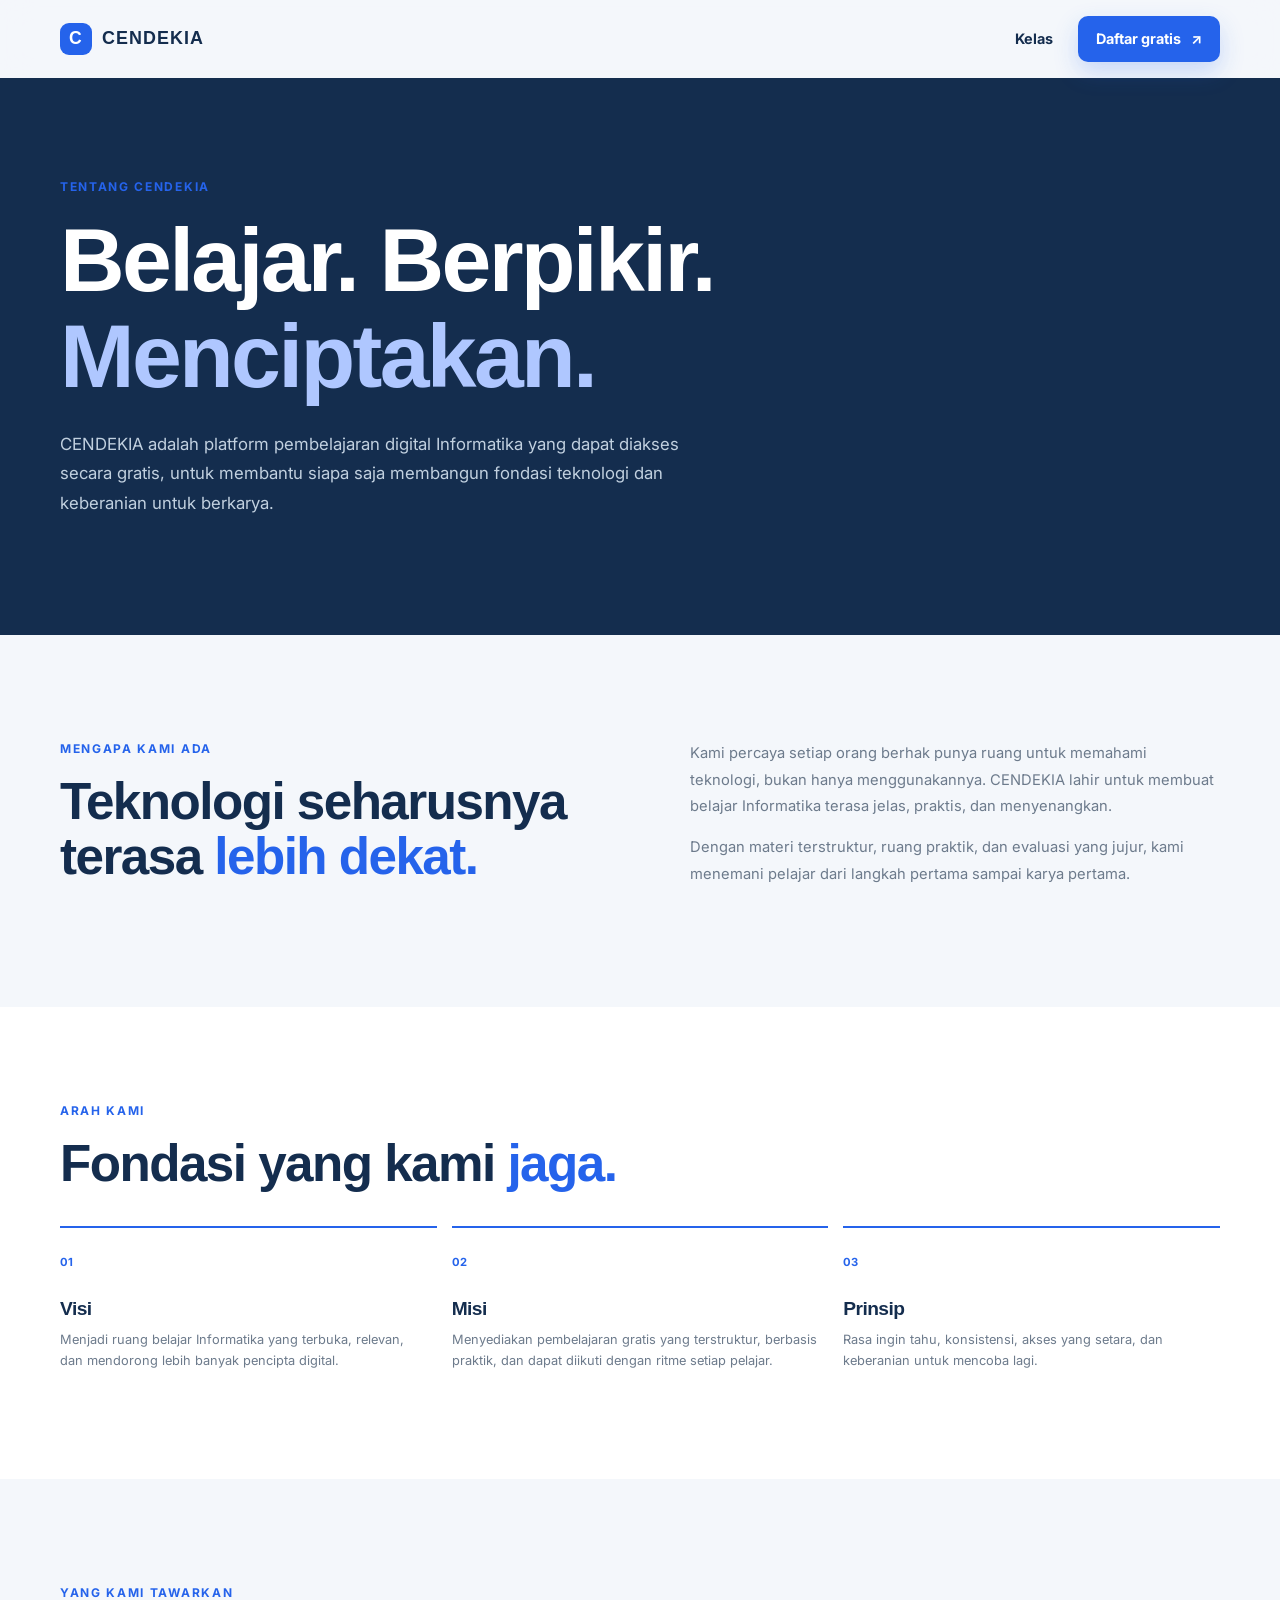
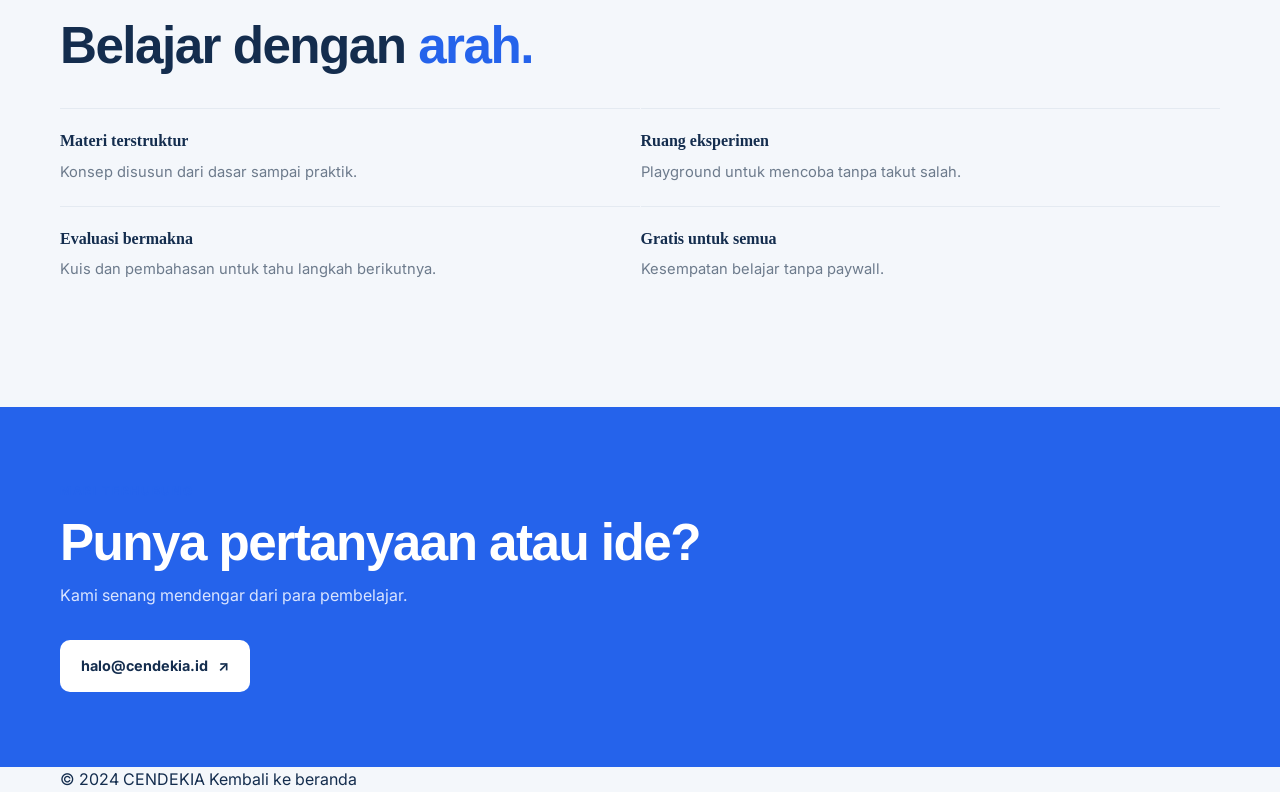
<file: about.html>
<!doctype html>
<!-- Deskripsi halaman: Halaman ini memperkenalkan alasan CENDEKIA dibuat, arah dan prinsip
     pembelajaran, manfaat yang tersedia, serta jalur untuk menghubungi tim. -->

<html lang="id">
  <!-- Head mengatur bahasa dan skala halaman, metadata pencarian, stylesheet, serta skrip
       tema yang perlu disiapkan sebelum konten ditampilkan. -->
  <head>
    <meta charset="UTF-8" />
    <meta name="viewport" content="width=device-width, initial-scale=1.0" />
    <meta name="description" content="Tentang CENDEKIA, platform belajar informatika gratis." />

    <title>Tentang Kami | CENDEKIA</title>

    <link rel="stylesheet" href="css/global.css" />
    <link rel="stylesheet" href="css/components.css" />
    <link rel="stylesheet" href="css/pages.css" />
    <link rel="stylesheet" href="css/about.css" />

    <script src="js/theme.js" defer></script>
  </head>

  <!-- Body membungkus navigasi situs, materi pengenalan, informasi kontak, dan footer. -->
  <body>
    <header class="site-header">
      <nav class="navbar container">
        <a class="brand" href="index.html">
          <span class="brand-mark">C</span>
          <span>CENDEKIA</span>
        </a>

        <div class="nav-actions">
          <a class="button button-ghost" href="catalog.html">Kelas</a>
          <a class="button button-primary button-small" href="register.html">
            Daftar gratis <span>↗</span>
          </a>
        </div>
      </nav>
    </header>

    <!-- Bagian main memuat konten utama halaman, sedangkan header, footer, dan elemen pendukung berada di luar fokus utama. -->
    <main>
      <!-- Hero merangkum identitas CENDEKIA dengan judul dan penjelasan singkat agar
           pengunjung memahami tujuan platform sebelum membaca rincian lainnya. -->
      <section class="about-hero">
        <div class="container">
          <p class="section-kicker">Tentang CENDEKIA</p>

          <h1>Belajar. Berpikir.<br /><em>Menciptakan.</em></h1>
          <p>
            CENDEKIA adalah platform pembelajaran digital Informatika yang dapat diakses secara
            gratis, untuk membantu siapa saja membangun fondasi teknologi dan keberanian untuk
            berkarya.
          </p>
        </div>
      </section>

      <!-- Pengantar menjelaskan masalah yang ingin dijawab platform dan cara CENDEKIA
           mendampingi pelajar dari materi dasar hingga menghasilkan karya. -->
      <section class="container about-section about-intro">
        <div>
          <p class="section-kicker">Mengapa kami ada</p>

          <h2>Teknologi seharusnya terasa <span>lebih dekat.</span></h2>
        </div>
        <div>
          <p>
            Kami percaya setiap orang berhak punya ruang untuk memahami teknologi, bukan hanya
            menggunakannya. CENDEKIA lahir untuk membuat belajar Informatika terasa jelas, praktis,
            dan menyenangkan.
          </p>
          <p>
            Dengan materi terstruktur, ruang praktik, dan evaluasi yang jujur, kami menemani pelajar
            dari langkah pertama sampai karya pertama.
          </p>
        </div>
      </section>

      <!-- Visi, misi, dan prinsip membedakan tujuan jangka panjang, upaya yang dilakukan,
           serta nilai yang menjadi pedoman penyusunan pengalaman belajar. -->
      <section class="about-values">
        <div class="container">
          <div class="about-section-heading">
            <p class="section-kicker">Arah kami</p>
            <h2>Fondasi yang kami <span>jaga.</span></h2>
          </div>
          <div class="values-grid">
            <!-- Elemen article merupakan satu unit konten mandiri, seperti kartu kelas, item materi, soal, atau pencapaian. -->
            <article>
              <span>01</span>

              <h3>Visi</h3>
              <p>
                Menjadi ruang belajar Informatika yang terbuka, relevan, dan mendorong lebih banyak
                pencipta digital.
              </p>
            </article>
            <article>
              <span>02</span>
              <h3>Misi</h3>
              <p>
                Menyediakan pembelajaran gratis yang terstruktur, berbasis praktik, dan dapat
                diikuti dengan ritme setiap pelajar.
              </p>
            </article>
            <article>
              <span>03</span>
              <h3>Prinsip</h3>
              <p>
                Rasa ingin tahu, konsistensi, akses yang setara, dan keberanian untuk mencoba lagi.
              </p>
            </article>
          </div>
        </div>
      </section>

      <!-- Empat manfaat ini merangkum fitur pembelajaran utama tanpa mengulang uraian
           visi dan misi pada bagian sebelumnya. -->
      <section class="container about-section advantage-section">
        <div class="about-section-heading">
          <p class="section-kicker">Yang kami tawarkan</p>
          <h2>Belajar dengan <span>arah.</span></h2>
        </div>
        <div class="advantage-grid">
          <div>
            <strong>Materi terstruktur</strong>
            <p>Konsep disusun dari dasar sampai praktik.</p>
          </div>
          <div>
            <strong>Ruang eksperimen</strong>
            <p>Playground untuk mencoba tanpa takut salah.</p>
          </div>
          <div>
            <strong>Evaluasi bermakna</strong>
            <p>Kuis dan pembahasan untuk tahu langkah berikutnya.</p>
          </div>
          <div>
            <strong>Gratis untuk semua</strong>
            <p>Kesempatan belajar tanpa paywall.</p>
          </div>
        </div>
      </section>

      <!-- Kontak email menyediakan jalur komunikasi langsung untuk pertanyaan atau ide
           dari pengunjung; tautan mailto membuka aplikasi email perangkat. -->
      <section class="about-contact">
        <div class="container">
          <p class="section-kicker">Mari terhubung</p>
          <h2>Punya pertanyaan atau ide?</h2>
          <p>Kami senang mendengar dari para pembelajar.</p>
          <a class="button button-white" href="mailto:halo@cendekia.id">
            halo@cendekia.id <span>↗</span>
          </a>
        </div>
      </section>
    </main>

    <footer class="site-footer">
      <div class="container footer-bottom">
        <span>© 2024 CENDEKIA</span>
        <a href="index.html">Kembali ke beranda</a>
      </div>
    </footer>
  </body>
</html>
</file>
<file: css/global.css>
/* Deskripsi berkas: stylesheet dasar yang dipakai bersama oleh halaman CENDEKIA.
   Isinya menetapkan warna dan ukuran global, tata letak umum, tipografi, komponen
   tombol, utilitas aksesibilitas, serta beberapa penyesuaian tema gelap. */

/* Memuat Inter sebagai pilihan font isi; font heading tambahan dapat didefinisikan
   oleh halaman atau stylesheet lain yang menggunakan Space Grotesk. */
@import url('https://fonts.googleapis.com/css2?family=Inter:wght@400;500;600;700&display=swap');

/* Variabel di :root bisa digunakan di seluruh dokumen. Dengan satu sumber nilai,
   warna, radius, dan bayangan komponen tetap konsisten dan mudah disesuaikan. */
:root {
  --navy: #142d4e;
  --blue: #2563eb;
  --bg: #f4f7fb;
  --white: #ffffff;
  --green: #16a37a;
  --orange: #f59e0b;
  --ink: #142d4e;
  --muted: #6d7b8c;
  --line: #e4eaf1;
  --shadow: 0 18px 50px rgba(20, 45, 78, 0.1);
  --radius: 18px;
}

/* Terapkan perhitungan ukuran yang konsisten: padding dan border ikut dihitung
   di dalam lebar/tinggi elemen, sehingga layout lebih mudah diprediksi. */
* {
  box-sizing: border-box;
}

/* Gulir menuju tautan jangkar dilakukan halus, misalnya saat navigasi menuju section. */
html {
  scroll-behavior: smooth;
}

/* Gaya dasar halaman: hilangkan margin bawaan browser, tetapkan warna dan font,
   atur jarak baris, serta cegah konten melebar secara horizontal. */
body {
  margin: 0;
  color: var(--ink);
  background: var(--bg);
  font-family: 'Inter', 'DM Sans', sans-serif;
  font-size: 16px;
  line-height: 1.55;
  overflow-x: hidden;
}

/* Saat menu ponsel terbuka, cegah halaman di belakang panel ikut tergulir. */
body.menu-open {
  overflow: hidden;
}

/* Tautan mewarisi warna teks di sekitarnya dan tidak menampilkan garis bawah bawaan;
   variasi seperti .text-link memberi warna khusus untuk tautan penting. */
a {
  color: inherit;
  text-decoration: none;
}

/* Tombol mewarisi font situs agar teks kontrol konsisten dengan isi halaman. */
button {
  font: inherit;
}

/* Gambar tidak melampaui lebar wadah dan ditampilkan sebagai blok agar tidak
   menyisakan celah baseline yang biasanya muncul pada elemen inline. */
img {
  display: block;
  max-width: 100%;
}

/* Wadah konten utama dibatasi maksimum 1160 piksel dan tetap menyisakan margin
   kiri-kanan pada layar sempit. margin-inline memusatkan wadah secara horizontal. */
.container {
  width: min(1160px, calc(100% - 64px));
  margin-inline: auto;
}

/* Jarak vertikal baku untuk section halaman; stylesheet halaman dapat mengubahnya
   jika suatu bagian membutuhkan kepadatan atau susunan khusus. */
.section {
  padding-block: 110px;
}

/* Label kecil di atas judul section digunakan untuk menandai topik atau kategori.
   Huruf kapital dan jarak antarhuruf membedakannya dari paragraf biasa. */
.section-kicker {
  color: var(--blue);
  font-size: 0.75rem;
  font-weight: 700;
  letter-spacing: 0.14em;
  margin: 0 0 15px;
  text-transform: uppercase;
}

/* Reset margin atas pada teks umum menghindari jarak tambahan yang tidak konsisten
   saat elemen heading atau paragraf muncul setelah elemen lain. */
h1,
h2,
h3,
p {
  margin-top: 0;
}

/* Judul menggunakan Space Grotesk dan baris rapat agar hierarki visual lebih tegas
   serta tampil selaras di semua halaman. */
h1,
h2,
h3 {
  font-family: 'Space Grotesk', sans-serif;
  line-height: 1.08;
  letter-spacing: -0.03em;
}

/* Ukuran h2 menyesuaikan lebar viewport, dengan batas minimum dan maksimum agar
   judul tetap nyaman dibaca di ponsel maupun layar besar. */
h2 {
  font-size: clamp(2rem, 4vw, 3.2rem);
  margin-bottom: 0;
}

/* Logo merek menyusun simbol dan nama secara sejajar, dengan jarak dan tipografi
   khusus agar tetap mudah dikenali di header yang berbeda. */
.brand {
  align-items: center;
  display: inline-flex;
  gap: 10px;
  font-family: 'Space Grotesk', sans-serif;
  font-size: 1.12rem;
  font-weight: 700;
  letter-spacing: 0.06em;
}

/* Kotak huruf C menjadi simbol merek. Flexbox memusatkan huruf di dalam bidang
   biru yang ukurannya tetap dan sudutnya membulat. */
.brand-mark {
  align-items: center;
  background: var(--blue);
  border-radius: 9px;
  color: var(--white);
  display: inline-flex;
  font-size: 1.1rem;
  height: 32px;
  justify-content: center;
  width: 32px;
}

/* Gaya dasar tombol menyatukan posisi ikon dan teks, bentuk, ukuran huruf, serta
   animasi hover. Class variasi di bawahnya menentukan warna dan jenis tombol. */
.button {
  align-items: center;
  border: 1px solid transparent;
  border-radius: 10px;
  display: inline-flex;
  font-size: 0.9rem;
  font-weight: 700;
  gap: 10px;
  justify-content: center;
  padding: 14px 20px;

  transition:
    transform 0.2s,
    box-shadow 0.2s,
    background 0.2s;
}

/* Gerakan kecil saat pointer berada di atas tombol memberi umpan balik visual. */
.button:hover {
  transform: translateY(-2px);
}

/* Tombol utama menonjol sebagai tindakan yang direkomendasikan melalui warna biru
   dan bayangan; hover memperkuat bayangan sebagai respons interaksi. */
.button-primary {
  background: var(--blue);
  box-shadow: 0 10px 24px rgba(37, 99, 235, 0.22);
  color: var(--white);
}
.button-primary:hover {
  box-shadow: 0 14px 28px rgba(37, 99, 235, 0.32);
}

/* Variasi tombol sekunder memakai latar putih dan garis tipis untuk tindakan
   pendamping, sedangkan .button-dark dan .button-white menyediakan kontras lain. */
.button-secondary {
  background: var(--white);
  border-color: var(--line);
  color: var(--navy);
}
.button-dark {
  background: var(--navy);
  color: var(--white);
}
.button-white {
  background: var(--white);
  color: var(--navy);
}

/* Ukuran khusus untuk tombol ghost dan tombol kecil mengurangi padding tanpa
   mengubah struktur atau perilaku dasar komponen tombol. */
.button-ghost {
  padding: 10px 14px;
}
.button-small {
  padding: 11px 17px;
}

/* Tautan penting ditata sejajar dengan ikon, diberi warna aksen, dan dijaga tetap
   satu baris agar tetap terbaca sebagai satu kontrol. */
.text-link {
  align-items: center;
  color: var(--blue);
  display: inline-flex;
  font-size: 0.9rem;
  font-weight: 700;
  gap: 8px;
  white-space: nowrap;
}

/* Ikon panah dalam tautan dibuat sedikit lebih besar daripada teks tautannya. */
.text-link span,
.course-detail span {
  font-size: 1.1rem;
}

/* Menyembunyikan label dari tampilan tanpa menghapusnya dari aksesibilitas.
   Teknik ini dipakai, misalnya, agar pembaca layar tetap mendapat nama input. */
.visually-hidden {
  border: 0;
  clip: rect(0 0 0 0);
  clip-path: inset(50%);
  height: 1px;
  margin: -1px;
  overflow: hidden;
  padding: 0;
  position: absolute;
  white-space: nowrap;
  width: 1px;
}

/* Penyesuaian tema gelap menargetkan elemen bersama pada halaman. Nilai tema
   --white dan --ink diubah oleh mekanisme tema untuk menjaga kontras antarelemen. */
body.theme-dark .site-header {
  background: rgba(13, 28, 45, 0.92);
}
body.theme-dark .site-footer {
  background: #091625;
}
body.theme-dark .course-card,
body.theme-dark .category-light,
body.theme-dark .button-secondary,
body.theme-dark .catalog-toolbar,
body.theme-dark .quiz-card,
body.theme-dark .progress-panel,
body.theme-dark .progress-stats article {
  background: var(--white);
  color: var(--ink);
}
body.theme-dark .search-input,
body.theme-dark .filter-select {
  background: #1b3652;
  color: var(--ink);
}
</file>
<file: css/components.css>
/* Deskripsi berkas: berkas ini mengatur tampilan khusus untuk components. Aturan-aturannya mengontrol ukuran, warna, jarak, tata letak, status, dan responsivitas pada komponen yang memakai class terkait. */

.site-header {
  background: rgba(244, 247, 251, 0.9);
  position: sticky;
  top: 0;
  z-index: 20;
  backdrop-filter: blur(16px);
}
.navbar {
  align-items: center;
  display: flex;
  height: 78px;
  justify-content: space-between;
}
.nav-panel {
  align-items: center;
  display: flex;
  gap: 60px;
}
.nav-links,
.nav-actions {
  align-items: center;
  display: flex;
  gap: 30px;
}
.nav-actions {
  gap: 10px;
}
.nav-link {
  color: #718095;
  font-size: 0.87rem;
  font-weight: 600;
  position: relative;
}
.nav-link::after {
  background: var(--blue);
  bottom: -8px;
  content: '';
  height: 2px;
  left: 0;
  position: absolute;
  transform: scaleX(0);
  transform-origin: left;
  transition: transform 0.2s;
  width: 100%;
}
.nav-link:hover,
.nav-link.is-active {
  color: var(--navy);
}
.nav-link.is-active::after,
.nav-link:hover::after {
  transform: scaleX(1);
}
.menu-toggle {
  background: none;
  border: 0;
  cursor: pointer;
  display: none;
  padding: 8px;
}
.menu-toggle span {
  background: var(--navy);
  display: block;
  height: 2px;
  margin: 5px 0;
  transition: 0.2s;
  width: 22px;
}
.hero {
  align-items: center;
  display: grid;
  gap: 60px;
  grid-template-columns: 1fr 1.02fr;
  min-height: calc(100vh - 78px);
  padding-bottom: 120px;
  padding-top: 80px;
}
.eyebrow {
  align-items: center;
  color: var(--green);
  display: flex;
  font-size: 0.78rem;
  font-weight: 700;
  gap: 9px;
  letter-spacing: 0.03em;
  margin-bottom: 22px;
}
.eyebrow-dot {
  background: var(--green);
  border-radius: 50%;
  box-shadow: 0 0 0 5px rgba(22, 163, 122, 0.12);
  display: inline-block;
  height: 7px;
  width: 7px;
}
.hero h1 {
  font-size: clamp(3.2rem, 6.1vw, 5.5rem);
  margin-bottom: 25px;
  max-width: 670px;
}
h1 em,
h2 span {
  color: var(--blue);
  font-style: normal;
}
.hero-description {
  color: var(--muted);
  font-size: 1.08rem;
  line-height: 1.7;
  max-width: 490px;
}
.hero-actions {
  display: flex;
  flex-wrap: wrap;
  gap: 12px;
  margin-top: 35px;
}
.play-icon {
  align-items: center;
  border: 1px solid var(--line);
  border-radius: 50%;
  display: inline-flex;
  font-size: 0.55rem;
  height: 24px;
  justify-content: center;
  width: 24px;
}
.hero-proof {
  align-items: center;
  display: flex;
  gap: 13px;
  margin-top: 45px;
}
.hero-proof p {
  color: var(--muted);
  font-size: 0.78rem;
  margin: 0;
}
.hero-proof strong {
  color: var(--navy);
}
.avatar-stack {
  display: flex;
}
.avatar-stack span {
  align-items: center;
  background: #dce8ff;
  border: 2px solid var(--bg);
  border-radius: 50%;
  color: var(--blue);
  display: flex;
  font-size: 0.58rem;
  font-weight: 700;
  height: 31px;
  justify-content: center;
  margin-left: -6px;
  width: 31px;
}
.avatar-stack span:first-child {
  margin-left: 0;
  background: #ffdfc3;
  color: #b85f22;
}
.avatar-stack span:nth-child(2) {
  background: #d2f2e6;
  color: var(--green);
}
.avatar-stack span:nth-child(3) {
  background: #e6ddfb;
  color: #7d57b8;
}
.avatar-stack span:last-child {
  background: var(--navy);
  color: var(--white);
}
.hero-visual {
  min-height: 470px;
  overflow: hidden;
  position: relative;
}
.hero-grid-lines {
  background-image:
    linear-gradient(rgba(37, 99, 235, 0.07) 1px, transparent 1px),
    linear-gradient(90deg, rgba(37, 99, 235, 0.07) 1px, transparent 1px);
  background-size: 42px 42px;
  inset: 20px 0 0 35px;
  mask-image: linear-gradient(to bottom, transparent, black 20%, black 80%, transparent);
  position: absolute;
  transform: perspective(500px) rotateY(-12deg) rotateX(5deg);
}
.orbit {
  border: 1px solid rgba(37, 99, 235, 0.18);
  border-radius: 50%;
  position: absolute;
}
.orbit-one {
  height: 400px;
  right: 5%;
  top: 34px;
  transform: rotate(31deg);
  width: 260px;
}
.orbit-two {
  border-color: rgba(22, 163, 122, 0.18);
  height: 240px;
  right: 16%;
  top: 120px;
  transform: rotate(-25deg);
  width: 370px;
}
.hero-card {
  background: var(--navy);
  border-radius: 18px;
  box-shadow: 0 30px 60px rgba(20, 45, 78, 0.28);
  color: white;
  left: 16%;
  overflow: hidden;
  padding: 20px;
  position: absolute;
  top: 92px;
  transform: rotate(-3deg);
  width: min(440px, 80%);
  z-index: 2;
}
.hero-card-top {
  align-items: center;
  color: #afc0d8;
  display: flex;
  font-size: 0.68rem;
  gap: 8px;
}
.live-dot {
  background: var(--green);
  border-radius: 50%;
  box-shadow: 0 0 0 4px rgba(22, 163, 122, 0.15);
  height: 6px;
  width: 6px;
}
.hero-card-menu {
  margin-left: auto;
  letter-spacing: 2px;
}
.code-window {
  background: #0d223a;
  border: 1px solid rgba(255, 255, 255, 0.07);
  border-radius: 11px;
  font-family: monospace;
  font-size: 0.75rem;
  line-height: 2;
  margin-top: 20px;
  min-height: 212px;
  padding: 25px 22px 18px;
  position: relative;
}
.window-dots {
  display: flex;
  gap: 5px;
  left: 15px;
  position: absolute;
  top: 11px;
}
.window-dots i {
  background: #4d657e;
  border-radius: 50%;
  height: 5px;
  width: 5px;
}
.code-window p {
  margin: 0;
}
.code-purple {
  color: #cba8ff;
}
.code-blue {
  color: #7db5ff;
}
.code-green {
  color: #5fe0af;
}
.code-orange {
  color: #ffb45f;
}
.code-indent {
  padding-left: 20px;
}
.code-indent-2 {
  padding-left: 40px;
}
.code-cursor {
  animation: blink 1s infinite;
  border-right: 2px solid var(--green);
  display: inline-block;
  height: 15px;
  vertical-align: middle;
}
.hero-card-footer {
  align-items: center;
  color: #9eb2c8;
  display: flex;
  font-size: 0.66rem;
  justify-content: space-between;
  margin-top: 14px;
}
.hero-card-footer b {
  color: var(--green);
  font-size: 0.75rem;
}
.mini-bar {
  background: #294461;
  border-radius: 4px;
  height: 5px;
  overflow: hidden;
  width: 75px;
}
.mini-bar i {
  background: var(--green);
  display: block;
  height: 100%;
  width: 72%;
}
.floating-tag {
  align-items: center;
  background: var(--white);
  border-radius: 10px;
  box-shadow: var(--shadow);
  display: flex;
  font-size: 0.72rem;
  font-weight: 700;
  gap: 8px;
  padding: 10px 13px;
  position: absolute;
  z-index: 3;
}
.tag-code {
  right: 0;
  top: 70px;
}
.tag-icon {
  background: #e5ecff;
  border-radius: 6px;
  color: var(--blue);
  font-family: monospace;
  padding: 5px;
}
.tag-progres {
  bottom: 62px;
  left: 3%;
}
.progress-ring {
  align-items: center;
  border: 3px solid var(--green);
  border-right-color: #d7efe7;
  border-radius: 50%;
  color: var(--green);
  display: flex;
  font-size: 0.65rem;
  height: 31px;
  justify-content: center;
  width: 31px;
}
.floating-tag small {
  color: var(--muted);
  display: block;
  font-size: 0.6rem;
  font-weight: 400;
  margin-top: 1px;
}
.spark {
  color: var(--orange);
  font-size: 1.4rem;
  position: absolute;
}
.spark-one {
  left: 10%;
  top: 55px;
}
.spark-two {
  bottom: 35px;
  right: 14%;
  color: var(--blue);
  font-size: 1rem;
}
</file>
<file: css/pages.css>
/* Deskripsi berkas: berkas ini mengatur tampilan khusus untuk pages. Aturan-aturannya mengontrol ukuran, warna, jarak, tata letak, status, dan responsivitas pada komponen yang memakai class terkait. */

.page-shell {
  min-height: calc(100vh - 78px);
  padding: 72px 0 110px;
}
.page-header {
  margin-bottom: 42px;
  max-width: 650px;
}
.page-header h1 {
  font-size: clamp(2.6rem, 5vw, 4.4rem);
  margin-bottom: 18px;
}
.page-header p {
  color: var(--muted);
  font-size: 1.02rem;
  line-height: 1.7;
  margin: 0;
}
.page-header-row {
  align-items: end;
  display: flex;
  justify-content: space-between;
  margin-bottom: 38px;
}
.page-header-row h1 {
  font-size: clamp(2.3rem, 4vw, 3.8rem);
  margin: 0;
}
.page-header-row p {
  color: var(--muted);
  margin: 12px 0 0;
  max-width: 550px;
}
.auth-page {
  align-items: center;
  display: grid;
  gap: 70px;
  grid-template-columns: 1fr 1fr;
  min-height: calc(100vh - 78px);
  padding-block: 70px;
}
.auth-intro {
  max-width: 520px;
}
.auth-intro h1 {
  font-size: clamp(2.8rem, 5vw, 4.6rem);
  margin-bottom: 22px;
}
.auth-intro h1 em {
  color: var(--blue);
  font-style: normal;
}
.auth-intro > p:not(.section-kicker) {
  color: var(--muted);
  line-height: 1.7;
  max-width: 430px;
}
.auth-points {
  display: grid;
  gap: 13px;
  margin-top: 32px;
}
.auth-point {
  align-items: center;
  display: flex;
  font-size: 0.86rem;
  gap: 12px;
}
.auth-point span {
  align-items: center;
  background: #ddf5ec;
  border-radius: 50%;
  color: var(--green);
  display: flex;
  font-size: 0.8rem;
  height: 27px;
  justify-content: center;
  width: 27px;
}
.auth-form-card {
  background: var(--white);
  border: 1px solid var(--line);
  border-radius: 20px;
  box-shadow: var(--shadow);
  padding: 35px;
}
.auth-form-card h2 {
  font-size: 1.7rem;
  margin-bottom: 8px;
}
.form-subtitle {
  color: var(--muted);
  font-size: 0.82rem;
  margin-bottom: 28px;
}
.form-group {
  margin-bottom: 17px;
}
.form-label {
  display: block;
  font-size: 0.78rem;
  font-weight: 700;
  margin-bottom: 7px;
}
.form-input {
  background: #fbfcfe;
  border: 1px solid var(--line);
  border-radius: 9px;
  color: var(--navy);
  font: inherit;
  font-size: 0.86rem;
  outline: none;
  padding: 13px 14px;

  transition:
    border 0.2s,
    box-shadow 0.2s;
  width: 100%;
}
.form-input:focus {
  border-color: var(--blue);
  box-shadow: 0 0 0 3px rgba(37, 99, 235, 0.1);
}
.form-input.is-invalid {
  border-color: #d84848;
}
.field-error {
  color: #c23d3d;
  display: block;
  font-size: 0.7rem;
  margin-top: 5px;
  min-height: 15px;
}
.password-wrap {
  position: relative;
}
.password-wrap .form-input {
  padding-right: 52px;
}
.password-toggle {
  background: none;
  border: 0;
  color: var(--muted);
  cursor: pointer;
  font-size: 0.72rem;
  font-weight: 700;
  padding: 7px;
  position: absolute;
  right: 8px;
  top: 7px;
}
.form-options {
  align-items: center;
  display: flex;
  gap: 8px;
  margin: 8px 0 22px;
}
.form-options {
  justify-content: space-between;
}
.auth-link-button {
  background: none;
  border: 0;
  color: var(--blue);
  cursor: pointer;
  font: inherit;
  font-size: 0.75rem;
  font-weight: 700;
  padding: 0;
}
.auth-link-button:disabled {
  cursor: wait;
  opacity: 0.65;
}
.check-label {
  align-items: flex-start;
  color: var(--muted);
  display: flex;
  font-size: 0.72rem;
  gap: 8px;
  line-height: 1.5;
}
.check-label input {
  accent-color: var(--blue);
  margin-top: 3px;
}
.form-submit {
  width: 100%;
}
.auth-page ~ .toast {
  background: var(--navy);
  border-left: 4px solid var(--orange);
  border-radius: 8px;
  bottom: 25px;
  box-shadow: var(--shadow);
  color: #fff;
  font-size: 0.82rem;
  max-width: min(440px, calc(100% - 36px));
  opacity: 0;
  padding: 13px 18px;
  pointer-events: none;
  position: fixed;
  right: 18px;
  transform: translateY(15px);
  transition: 0.3s;
  visibility: hidden;
  z-index: 50;
}
.auth-page ~ .toast.is-visible {
  opacity: 1;
  transform: translateY(0);
  visibility: visible;
}
.form-footnote {
  color: var(--muted);
  font-size: 0.78rem;
  margin: 21px 0 0;
  text-align: center;
}
.form-footnote a {
  color: var(--blue);
  font-weight: 700;
}
.auth-notice {
  background: #fff7e5;
  border-left: 3px solid var(--orange);
  color: #8c6200;
  font-size: 0.72rem;
  line-height: 1.5;
  margin-top: 20px;
  padding: 10px 12px;
}
.catalog-toolbar {
  align-items: center;
  background: var(--white);
  border: 1px solid var(--line);
  border-radius: 13px;
  display: flex;
  gap: 12px;
  margin-bottom: 30px;
  padding: 13px;
}
.search-wrap {
  flex: 1;
  position: relative;
}
.search-wrap::before {
  color: var(--muted);
  content: '⌕';
  font-size: 1.2rem;
  left: 14px;
  position: absolute;
  top: 7px;
}
.search-input {
  background: var(--bg);
  border: 0;
  border-radius: 8px;
  color: var(--navy);
  font: inherit;
  font-size: 0.84rem;
  outline: none;
  padding: 11px 14px 11px 40px;
  width: 100%;
}
.filter-select {
  background: var(--bg);
  border: 0;
  border-radius: 8px;
  color: var(--navy);
  font: inherit;
  font-size: 0.82rem;
  min-width: 190px;
  outline: none;
  padding: 11px 13px;
}
.result-count {
  color: var(--muted);
  font-size: 0.75rem;
  white-space: nowrap;
}
.catalog-grid {
  display: grid;
  gap: 20px;
  grid-template-columns: repeat(3, 1fr);
}
.catalog-card {
  background: var(--white);
  border: 1px solid var(--line);
  border-radius: var(--radius);
  display: flex;
  flex-direction: column;
  overflow: hidden;
  transition:
    transform 0.2s,
    box-shadow 0.2s;
}
.catalog-card:hover {
  box-shadow: var(--shadow);
  transform: translateY(-4px);
}
.catalog-card .course-body {
  display: flex;
  flex: 1;
  flex-direction: column;
}
.catalog-card .course-meta {
  margin-top: auto;
}
.empty-state {
  background: var(--white);
  border: 1px dashed #b8c6d8;
  border-radius: var(--radius);
  color: var(--muted);
  padding: 45px;
  text-align: center;
}
.empty-state h2 {
  color: var(--navy);
  font-size: 1.4rem;
  margin-bottom: 8px;
}
.hidden {
  display: none !important;
}
.catalog-card .course-image {
  height: 196px;
  overflow: hidden;
  position: relative;
}
.catalog-card .course-image::after {
  background: linear-gradient(180deg, rgba(20, 45, 78, 0.04), rgba(20, 45, 78, 0.28));
  content: '';
  inset: 0;
  position: absolute;
}
.catalog-card .course-image img {
  height: 100%;
  object-fit: cover;
  width: 100%;
}
.catalog-card .course-badge,
.catalog-card .course-level {
  border-radius: 5px;
  color: var(--white);
  font-size: 0.6rem;
  font-weight: 700;
  letter-spacing: 0.08em;
  padding: 6px 8px;
  position: absolute;
  z-index: 1;
}
.catalog-card .course-badge {
  background: var(--green);
  left: 17px;
  top: 16px;
}
.catalog-card .course-level {
  background: rgba(20, 45, 78, 0.78);
  right: 17px;
  top: 16px;
}
.catalog-card .level-orange {
  background: rgba(181, 94, 12, 0.88);
}
.catalog-card .level-blue {
  background: rgba(37, 99, 235, 0.88);
}
.student-app {
  background: var(--bg);
}
.student-layout {
  display: grid;
  grid-template-columns: 250px 1fr;
  min-height: 100vh;
}
.student-sidebar {
  background: var(--navy);
  color: var(--white);
  display: flex;
  flex-direction: column;
  padding: 30px 20px 24px;
}
.student-sidebar .brand {
  margin: 0 10px 55px;
}
.student-nav {
  display: grid;
  gap: 5px;
}
.student-nav-label {
  color: #8095ae;
  font-size: 0.62rem;
  font-weight: 700;
  letter-spacing: 0.13em;
  margin: 0 10px 12px;
  text-transform: uppercase;
}
.student-nav-label:not(:first-child) {
  margin-top: 28px;
}
.student-nav-link {
  align-items: center;
  border-radius: 9px;
  color: #b7c7da;
  display: flex;
  font-size: 0.8rem;
  gap: 13px;
  padding: 12px 13px;
  transition: 0.2s;
}
.student-nav-link span {
  font-size: 1.05rem;
  text-align: center;
  width: 19px;
}
.student-nav-link:hover,
.student-nav-link.is-active {
  background: rgba(255, 255, 255, 0.1);
  color: var(--white);
}
.student-nav-link.is-active {
  box-shadow: inset 3px 0 var(--blue);
}
.student-logout {
  background: none;
  border: 0;
  border-top: 1px solid rgba(255, 255, 255, 0.1);
  color: #b7c7da;
  cursor: pointer;
  font-size: 0.8rem;
  margin-top: auto;
  padding: 22px 13px 0;
  text-align: left;
}
.student-logout span {
  margin-right: 12px;
}
.student-main {
  max-width: 1420px;
  padding: 38px clamp(24px, 4vw, 62px) 70px;
  width: 100%;
}
.student-header {
  align-items: center;
  display: flex;
  justify-content: space-between;
  margin-bottom: 33px;
}
.student-header h1 {
  font-size: clamp(1.7rem, 3vw, 2.4rem);
  margin: 0;
}
.student-header .section-kicker {
  margin-bottom: 9px;
}
.student-profile {
  align-items: center;
  display: flex;
  gap: 10px;
}
.profile-avatar {
  align-items: center;
  background: #dde8ff;
  border-radius: 50%;
  color: var(--blue);
  display: flex;
  font-weight: 700;
  height: 40px;
  justify-content: center;
  width: 40px;
}
.student-profile strong,
.student-profile small {
  display: block;
  font-size: 0.78rem;
}
.student-profile small {
  color: var(--muted);
  font-size: 0.67rem;
  margin-top: 2px;
}
.student-menu {
  display: none;
}
.dashboard-welcome {
  align-items: center;
  background: var(--blue);
  border-radius: 18px;
  color: var(--white);
  display: flex;
  justify-content: space-between;
  min-height: 245px;
  overflow: hidden;
  padding: 37px 45px;
  position: relative;
}
.dashboard-welcome .section-kicker {
  color: #afc7ff;
}
.dashboard-welcome h2 {
  font-size: clamp(1.7rem, 3vw, 2.5rem);
  margin-bottom: 12px;
}
.dashboard-welcome h2 em {
  color: #c2d3ff;
  font-style: normal;
}
.dashboard-welcome p:not(.section-kicker) {
  color: #d6e1ff;
  font-size: 0.82rem;
  margin-bottom: 24px;
}
.welcome-art {
  align-items: center;
  background: rgba(255, 255, 255, 0.1);
  border: 1px solid rgba(255, 255, 255, 0.2);
  border-radius: 50%;
  display: flex;
  height: 190px;
  justify-content: center;
  margin-right: 5%;
  transform: rotate(-12deg);
  width: 190px;
}
.welcome-art span {
  font-family: monospace;
  font-size: 2.6rem;
}
.welcome-art b,
.welcome-art i {
  position: absolute;
}
.welcome-art b {
  font-size: 1.8rem;
  right: -8px;
  top: 18px;
}
.welcome-art i {
  bottom: 16px;
  color: #ffd27d;
  font-size: 1.6rem;
  left: 1px;
}
.stat-grid {
  display: grid;
  gap: 15px;
  grid-template-columns: repeat(4, 1fr);
  margin: 20px 0 42px;
}
.stat-card {
  align-items: center;
  background: var(--white);
  border: 1px solid var(--line);
  border-radius: 12px;
  display: flex;
  gap: 13px;
  padding: 20px 17px;
}
.stat-icon {
  align-items: center;
  border-radius: 9px;
  display: flex;
  font-size: 1.2rem;
  height: 41px;
  justify-content: center;
  width: 41px;
}
.stat-icon.blue {
  background: #e7eeff;
  color: var(--blue);
}
.stat-icon.green {
  background: #ddf5ec;
  color: var(--green);
}
.stat-icon.orange {
  background: #fff2d5;
  color: var(--orange);
}
.stat-icon.navy {
  background: #e7edf5;
  color: var(--navy);
}
.stat-card strong,
.stat-card span {
  display: block;
}
.stat-card strong {
  font-family: 'Space Grotesk';
  font-size: 1.35rem;
}
.stat-card span:not(.stat-icon) {
  color: var(--muted);
  font-size: 0.67rem;
  margin-top: 3px;
}
.dashboard-columns {
  display: grid;
  gap: 30px;
  grid-template-columns: minmax(0, 1.5fr) minmax(270px, 0.8fr);
}
.section-title-row {
  align-items: end;
  display: flex;
  justify-content: space-between;
  margin-bottom: 18px;
}
.section-title-row h2 {
  font-size: 1.4rem;
}
.section-title-row .section-kicker {
  margin-bottom: 8px;
}
.learning-course-list {
  display: grid;
  gap: 13px;
}
.learning-course-card,
.recommendation-card,
.quick-card {
  background: var(--white);
  border: 1px solid var(--line);
  border-radius: 14px;
}
.learning-course-card {
  display: flex;
  overflow: hidden;
}
.learning-course-card > img {
  height: 170px;
  object-fit: cover;
  width: 170px;
}
.learning-course-body {
  flex: 1;
  padding: 20px 22px;
}
.course-card-heading {
  align-items: start;
  display: flex;
  justify-content: space-between;
}
.course-card-heading h3 {
  font-size: 1.1rem;
  margin: 0 0 7px;
}
.course-card-heading .course-label {
  margin-bottom: 6px;
}
.learning-course-body > p {
  color: var(--muted);
  font-size: 0.75rem;
  line-height: 1.5;
  margin-bottom: 17px;
}
.course-percent {
  color: var(--blue);
  font-size: 0.8rem;
  font-weight: 700;
}
.progress-track {
  background: #e8eef5;
  border-radius: 10px;
  height: 7px;
  overflow: hidden;
}
.progress-track span {
  background: var(--blue);
  border-radius: inherit;
  display: block;
  height: 100%;
}
.course-card-footer {
  align-items: center;
  color: var(--muted);
  display: flex;
  font-size: 0.67rem;
  justify-content: space-between;
  margin-top: 12px;
}
.course-card-footer .text-link {
  font-size: 0.72rem;
}
.dashboard-aside {
  display: grid;
  gap: 20px;
  align-content: start;
}
.recommendation-card {
  padding: 23px;
}
.recommendation-card .section-title-row {
  margin-bottom: 7px;
}
.recommendation-item {
  align-items: center;
  border-bottom: 1px solid var(--line);
  display: flex;
  gap: 10px;
  padding: 14px 0;
}
.recommendation-item:last-child {
  border-bottom: 0;
}
.recommendation-icon {
  align-items: center;
  border-radius: 8px;
  display: flex;
  font-family: monospace;
  font-size: 0.75rem;
  height: 38px;
  justify-content: center;
  width: 38px;
}
.recommendation-icon.blue {
  background: #e7eeff;
  color: var(--blue);
}
.recommendation-icon.green {
  background: #ddf5ec;
  color: var(--green);
}
.recommendation-icon.orange {
  background: #fff2d5;
  color: var(--orange);
}
.recommendation-icon.navy {
  background: #e7edf5;
  color: var(--navy);
}
.recommendation-icon.purple {
  background: #efe8ff;
  color: #7c4dcc;
}
.recommendation-item span:nth-child(2) {
  flex: 1;
}
.recommendation-item strong,
.recommendation-item small {
  display: block;
}
.recommendation-item strong {
  font-size: 0.78rem;
}
.recommendation-item small {
  color: var(--muted);
  font-size: 0.64rem;
  margin-top: 3px;
}
.recommendation-item > b {
  color: var(--blue);
}
.quick-card {
  background: #e9f0ff;
  border: 0;
  padding: 23px;
}
.quick-card h3 {
  font-size: 1.25rem;
}
.quick-card > p:not(.section-kicker) {
  color: var(--muted);
  font-size: 0.75rem;
}
.quick-card .button {
  font-size: 0.72rem;
  padding: 10px 13px;
}
.dashboard-section.compact {
  margin-top: 42px;
}
.activity-list {
  background: var(--white);
  border: 1px solid var(--line);
  border-radius: 14px;
  padding: 5px 20px;
}
.activity-item {
  align-items: center;
  border-bottom: 1px solid var(--line);
  display: flex;
  gap: 13px;
  padding: 14px 0;
}
.activity-item:last-child {
  border: 0;
}
.activity-dot {
  background: var(--green);
  border: 4px solid #ddf5ec;
  border-radius: 50%;
  height: 12px;
  width: 12px;
}
.activity-item strong,
.activity-item small {
  display: block;
}
.activity-item strong {
  font-size: 0.75rem;
}
.activity-item small {
  color: var(--muted);
  font-size: 0.65rem;
  margin-top: 3px;
}
.empty-activity {
  align-items: center;
  color: var(--muted);
  display: flex;
  gap: 12px;
  padding: 17px 0;
}
.empty-activity span {
  color: var(--orange);
  font-size: 1.2rem;
}
.empty-activity p {
  font-size: 0.75rem;
  margin: 0;
}
.dashboard-tools {
  display: grid;
  gap: 15px;
  grid-template-columns: repeat(4, 1fr);
  margin-top: 36px;
}
.dashboard-tools article {
  background: var(--white);
  border: 1px solid var(--line);
  border-radius: 14px;
  padding: 20px;
  scroll-margin-top: 25px;
}
.dashboard-tools h2 {
  font-size: 1.05rem;
  margin-bottom: 8px;
}
.dashboard-tools article > p:not(.section-kicker) {
  color: var(--muted);
  font-size: 0.7rem;
  line-height: 1.5;
  min-height: 42px;
}
.dashboard-tools .text-link {
  font-size: 0.7rem;
}
.learning-room {
  background: var(--bg);
}
.learning-header {
  align-items: center;
  background: var(--white);
  border-bottom: 1px solid var(--line);
  display: flex;
  gap: 25px;
  min-height: 76px;
  padding: 14px 35px;
}
.learning-course-name {
  border-left: 1px solid var(--line);
  display: grid;
  gap: 2px;
  padding-left: 25px;
}
.learning-course-name small {
  color: var(--muted);
  font-size: 0.6rem;
  font-weight: 700;
  letter-spacing: 0.12em;
}
.learning-course-name strong {
  font-family: 'Space Grotesk';
  font-size: 0.93rem;
}
.learning-progress {
  margin-left: auto;
  width: 220px;
}
.learning-progress > span {
  color: var(--muted);
  display: block;
  font-size: 0.67rem;
  margin-bottom: 6px;
  text-align: right;
}
.learning-progress .progress-track {
  height: 6px;
}
.learning-progress .progress-track span {
  background: var(--green);
}
.back-dashboard {
  color: var(--blue);
  font-size: 0.75rem;
  font-weight: 700;
}
.curriculum-toggle {
  background: none;
  border: 0;
  cursor: pointer;
  display: none;
}
.learning-layout {
  display: grid;
  grid-template-columns: 290px minmax(0, 1fr);
  min-height: calc(100vh - 76px);
}
.curriculum-sidebar {
  background: var(--white);
  border-right: 1px solid var(--line);
  padding: 36px 22px;
}
.curriculum-heading {
  margin-bottom: 27px;
}
.curriculum-heading h2 {
  font-size: 1.35rem;
}
.curriculum-heading .section-kicker {
  margin-bottom: 9px;
}
.curriculum-chapter {
  margin-bottom: 23px;
}
.curriculum-chapter h3 {
  align-items: center;
  display: flex;
  font-family: 'DM Sans';
  font-size: 0.72rem;
  gap: 9px;
  margin-bottom: 8px;
}
.curriculum-chapter h3 span {
  color: var(--blue);
  font-family: 'Space Grotesk';
}
.curriculum-lesson {
  align-items: flex-start;
  background: none;
  border: 0;
  border-left: 2px solid var(--line);
  color: var(--muted);
  cursor: pointer;
  display: flex;
  font-size: 0.69rem;
  gap: 9px;
  line-height: 1.4;
  padding: 9px 5px 9px 12px;
  text-align: left;
  width: 100%;
}
.curriculum-lesson:hover,
.curriculum-lesson.is-current {
  background: #f4f7fb;
  border-left-color: var(--blue);
  color: var(--navy);
}
.curriculum-lesson.is-complete {
  color: var(--green);
}
.lesson-check {
  font-weight: 700;
  min-width: 12px;
}
.lesson-area {
  margin: 0 auto;
  max-width: 920px;
  padding: 45px clamp(22px, 6vw, 80px) 55px;
  width: 100%;
}
.lesson-breadcrumb {
  color: var(--muted);
  display: flex;
  font-size: 0.69rem;
  gap: 10px;
  margin-bottom: 29px;
}
.lesson-title-row {
  align-items: start;
  display: flex;
  justify-content: space-between;
}
.lesson-title-row h1 {
  font-size: clamp(2rem, 4vw, 3.3rem);
  margin-bottom: 28px;
}
.lesson-status {
  background: #fff2d5;
  border-radius: 20px;
  color: #a16a00;
  font-size: 0.67rem;
  padding: 7px 12px;
  white-space: nowrap;
}
.lesson-status.is-complete {
  background: #ddf5ec;
  color: var(--green);
}
.lesson-illustration {
  align-items: center;
  background: linear-gradient(135deg, #142d4e, #2563eb);
  border-radius: 15px;
  color: var(--white);
  display: flex;
  gap: 22px;
  min-height: 150px;
  overflow: hidden;
  padding: 30px;
  position: relative;
}
.lesson-illustration::after {
  border: 1px solid rgba(255, 255, 255, 0.2);
  border-radius: 50%;
  content: '';
  height: 280px;
  position: absolute;
  right: -50px;
  top: -100px;
  width: 280px;
}
.lesson-illustration span {
  font-family: monospace;
  font-size: 3rem;
}
.lesson-illustration b {
  font-family: 'Space Grotesk';
  font-size: 1.3rem;
}
.lesson-copy {
  font-size: 0.92rem;
  line-height: 1.8;
  padding-top: 34px;
}
.lesson-copy > p {
  color: var(--muted);
}
.lesson-copy h2 {
  font-size: 1.25rem;
  margin-top: 30px;
}
.lesson-copy pre {
  background: #10243d;
  border-radius: 11px;
  color: #c9d9f1;
  font-family: monospace;
  font-size: 0.8rem;
  line-height: 1.7;
  overflow: auto;
  padding: 23px;
}
.lesson-summary {
  background: #e9f0ff;
  border-left: 3px solid var(--blue);
  border-radius: 8px;
  margin-top: 25px;
  padding: 17px 20px;
}
.lesson-summary strong {
  font-family: 'Space Grotesk';
}
.lesson-summary p {
  color: var(--muted);
  font-size: 0.78rem;
  margin: 7px 0 0;
}
.lesson-navigation {
  border-top: 1px solid var(--line);
  display: flex;
  gap: 10px;
  justify-content: space-between;
  margin-top: 38px;
  padding-top: 25px;
}
.lesson-navigation .button {
  font-size: 0.72rem;
  padding: 11px 15px;
}
.lesson-navigation button:disabled {
  cursor: not-allowed;
  opacity: 0.45;
  transform: none;
}
.detail-hero {
  background: var(--navy);
  color: var(--white);
  padding: 80px 0;
}
.detail-hero-inner {
  align-items: center;
  display: grid;
  gap: 65px;
  grid-template-columns: 1.2fr 0.8fr;
}
.detail-hero h1 {
  font-size: clamp(2.7rem, 5vw, 4.7rem);
  margin-bottom: 20px;
}
.detail-hero p {
  color: #b5c6d9;
  line-height: 1.7;
  max-width: 600px;
}
.detail-label {
  color: #83afff;
  font-size: 0.72rem;
  font-weight: 700;
  letter-spacing: 0.13em;
  margin-bottom: 16px;
  text-transform: uppercase;
}
.detail-visual {
  border-radius: 18px;
  min-height: 285px;
  overflow: hidden;
  position: relative;
}
.detail-visual img {
  height: 100%;
  object-fit: cover;
  opacity: 0.68;
  position: absolute;
  width: 100%;
}
.detail-visual::after {
  background: linear-gradient(135deg, rgba(37, 99, 235, 0.55), rgba(20, 45, 78, 0.28));
  content: '';
  inset: 0;
  position: absolute;
}
.detail-stat-card {
  background: rgba(255, 255, 255, 0.11);
  border: 1px solid rgba(255, 255, 255, 0.16);
  border-radius: 13px;
  bottom: 20px;
  display: grid;
  gap: 14px;
  grid-template-columns: repeat(3, 1fr);
  left: 20px;
  padding: 15px;
  position: absolute;
  right: 20px;
  z-index: 1;
}
.detail-stat {
  border-right: 1px solid rgba(255, 255, 255, 0.17);
  padding-right: 10px;
}
.detail-stat:last-child {
  border: 0;
}
.detail-stat strong {
  display: block;
  font-family: 'Space Grotesk', sans-serif;
  font-size: 1.05rem;
}
.detail-stat span {
  color: #b5c6d9;
  display: block;
  font-size: 0.62rem;
  margin-top: 3px;
}
.detail-main {
  display: grid;
  gap: 70px;
  grid-template-columns: 1.15fr 0.85fr;
  padding-block: 85px;
}
.detail-main h2 {
  font-size: 2rem;
  margin-bottom: 28px;
}
.objective-list {
  display: grid;
  gap: 13px;
  list-style: none;
  margin: 0 0 58px;
  padding: 0;
}
.objective-list li {
  align-items: flex-start;
  display: flex;
  font-size: 0.88rem;
  gap: 13px;
}
.objective-list li::before {
  color: var(--green);
  content: '✓';
  font-weight: 700;
}
.curriculum {
  border-top: 1px solid var(--line);
}
.curriculum-item {
  align-items: center;
  border-bottom: 1px solid var(--line);
  display: flex;
  gap: 16px;
  padding: 19px 0;
}
.chapter-number {
  align-items: center;
  background: #e7eeff;
  border-radius: 8px;
  color: var(--blue);
  display: flex;
  font-size: 0.72rem;
  font-weight: 700;
  height: 34px;
  justify-content: center;
  width: 34px;
}
.curriculum-item h3 {
  font-family: 'DM Sans', sans-serif;
  font-size: 0.9rem;
  letter-spacing: 0;
  margin: 0;
}
.curriculum-item span:last-child {
  color: var(--muted);
  font-size: 0.72rem;
  margin-left: auto;
}
.detail-aside {
  align-self: start;
  background: var(--white);
  border: 1px solid var(--line);
  border-radius: 16px;
  box-shadow: var(--shadow);
  padding: 27px;
  position: sticky;
  top: 105px;
}
.detail-aside h2 {
  font-size: 1.55rem;
  margin-bottom: 22px;
}
.aside-list {
  display: grid;
  gap: 15px;
  list-style: none;
  margin: 0 0 24px;
  padding: 0;
}
.aside-list li {
  align-items: center;
  color: var(--muted);
  display: flex;
  font-size: 0.8rem;
  gap: 10px;
}
.aside-list li strong {
  color: var(--navy);
  margin-left: auto;
}
.detail-aside .button {
  width: 100%;
}
.aside-note {
  color: var(--muted);
  font-size: 0.68rem;
  line-height: 1.5;
  margin: 16px 0 0;
  text-align: center;
}

/* Aturan responsif mengubah tata letak pada rentang layar tertentu agar komponen tetap terbaca dan mudah digunakan di desktop maupun perangkat seluler. */
@media (max-width: 900px) {
  .auth-page,
  .detail-hero-inner,
  .detail-main {
    gap: 40px;
    grid-template-columns: 1fr;
  }
  .auth-intro {
    max-width: 650px;
  }
  .catalog-grid {
    grid-template-columns: repeat(2, 1fr);
  }
  .detail-aside {
    position: static;
  }
  .detail-visual {
    min-height: 240px;
    max-width: 620px;
  }
  .detail-main {
    padding-block: 70px;
  }
}
/* Aturan responsif mengubah tata letak pada rentang layar tertentu agar komponen tetap terbaca dan mudah digunakan di desktop maupun perangkat seluler. */
@media (max-width: 640px) {
  .page-shell {
    padding: 50px 0 75px;
  }
  .page-header-row {
    align-items: flex-start;
    flex-direction: column;
    gap: 18px;
  }
  .auth-page {
    padding-block: 45px 75px;
  }
  .auth-form-card {
    padding: 23px 18px;
  }
  .auth-intro h1 {
    font-size: 2.8rem;
  }
  .catalog-toolbar {
    align-items: stretch;
    flex-direction: column;
  }
  .filter-select {
    min-width: 0;
    width: 100%;
  }
  .result-count {
    padding: 2px 3px;
  }
  .catalog-grid {
    grid-template-columns: 1fr;
  }
  .detail-hero {
    padding: 58px 0;
  }
  .detail-hero-inner {
    gap: 32px;
  }
  .detail-hero h1 {
    font-size: 2.75rem;
  }
  .detail-stat-card {
    gap: 8px;
    left: 12px;
    padding: 12px;
    right: 12px;
  }
  .detail-stat strong {
    font-size: 0.88rem;
  }
  .detail-stat span {
    font-size: 0.56rem;
  }
  .detail-main h2 {
    font-size: 1.7rem;
  }
  .detail-main {
    padding-block: 55px;
  }
}
</file>
<file: css/about.css>
/* Deskripsi berkas: berkas ini mengatur tampilan khusus untuk about. Aturan-aturannya mengontrol ukuran, warna, jarak, tata letak, status, dan responsivitas pada komponen yang memakai class terkait. */

.about-hero {
  background: var(--navy);
  color: var(--white);
  padding: 100px 0;
}

.about-hero h1 {
  font-size: clamp(3rem, 7vw, 6rem);
  margin-bottom: 25px;
}

.about-hero h1 em {
  color: #afc7ff;
  font-style: normal;
}

.about-hero > div > p:last-child {
  color: #c1d0df;
  font-size: 1.05rem;
  line-height: 1.75;
  max-width: 620px;
}

.about-section {
  display: grid;
  gap: 100px;
  grid-template-columns: 1fr 1fr;
  padding-block: 105px;
}

.about-section h2,
.about-section-heading h2 {
  font-size: clamp(2rem, 4vw, 3.2rem);
}

.about-section > div:last-child p {
  color: var(--muted);
  font-size: 0.92rem;
  line-height: 1.8;
}

.about-values {
  background: var(--white);
  padding-block: 95px;
}

.about-section-heading {
  margin-bottom: 35px;
}

.values-grid {
  display: grid;
  gap: 15px;
  grid-template-columns: repeat(3, 1fr);
}

.values-grid article {
  border-top: 2px solid var(--blue);
  padding: 20px 10px 0 0;
}

.values-grid span {
  color: var(--blue);
  font-size: 0.7rem;
  font-weight: 700;
}

.values-grid h3 {
  font-size: 1.2rem;
  margin: 26px 0 10px;
}

.values-grid p,
.advantage-grid p {
  color: var(--muted);
  font-size: 0.8rem;
  line-height: 1.65;
}

.advantage-section {
  display: block;
}

.advantage-grid {
  display: grid;
  gap: 1px;
  grid-template-columns: repeat(2, 1fr);
}

.advantage-grid div {
  border-top: 1px solid var(--line);
  padding: 19px 15px 19px 0;
}

.advantage-grid strong {
  font-family: 'Space Grotesk';
  font-size: 1rem;
}

.advantage-grid p {
  margin: 5px 0 0;
}

.about-contact {
  background: var(--blue);
  color: var(--white);
  padding: 75px 0;
}

.about-contact h2 {
  font-size: clamp(2rem, 4vw, 3.5rem);
  margin-bottom: 12px;
}

.about-contact p:not(.section-kicker) {
  color: #d9e4ff;
}

.about-contact .button {
  margin-top: 16px;
}

/* Aturan responsif mengubah tata letak pada rentang layar tertentu agar komponen tetap terbaca dan mudah digunakan di desktop maupun perangkat seluler. */
@media (max-width: 700px) {
  .about-hero {
    padding: 65px 0;
  }

  .about-section {
    display: block;
    padding-block: 70px;
  }

  .about-section > div + div {
    margin-top: 30px;
  }

  .values-grid,
  .advantage-grid {
    grid-template-columns: 1fr;
  }

  .about-values {
    padding-block: 70px;
  }
}
</file>
